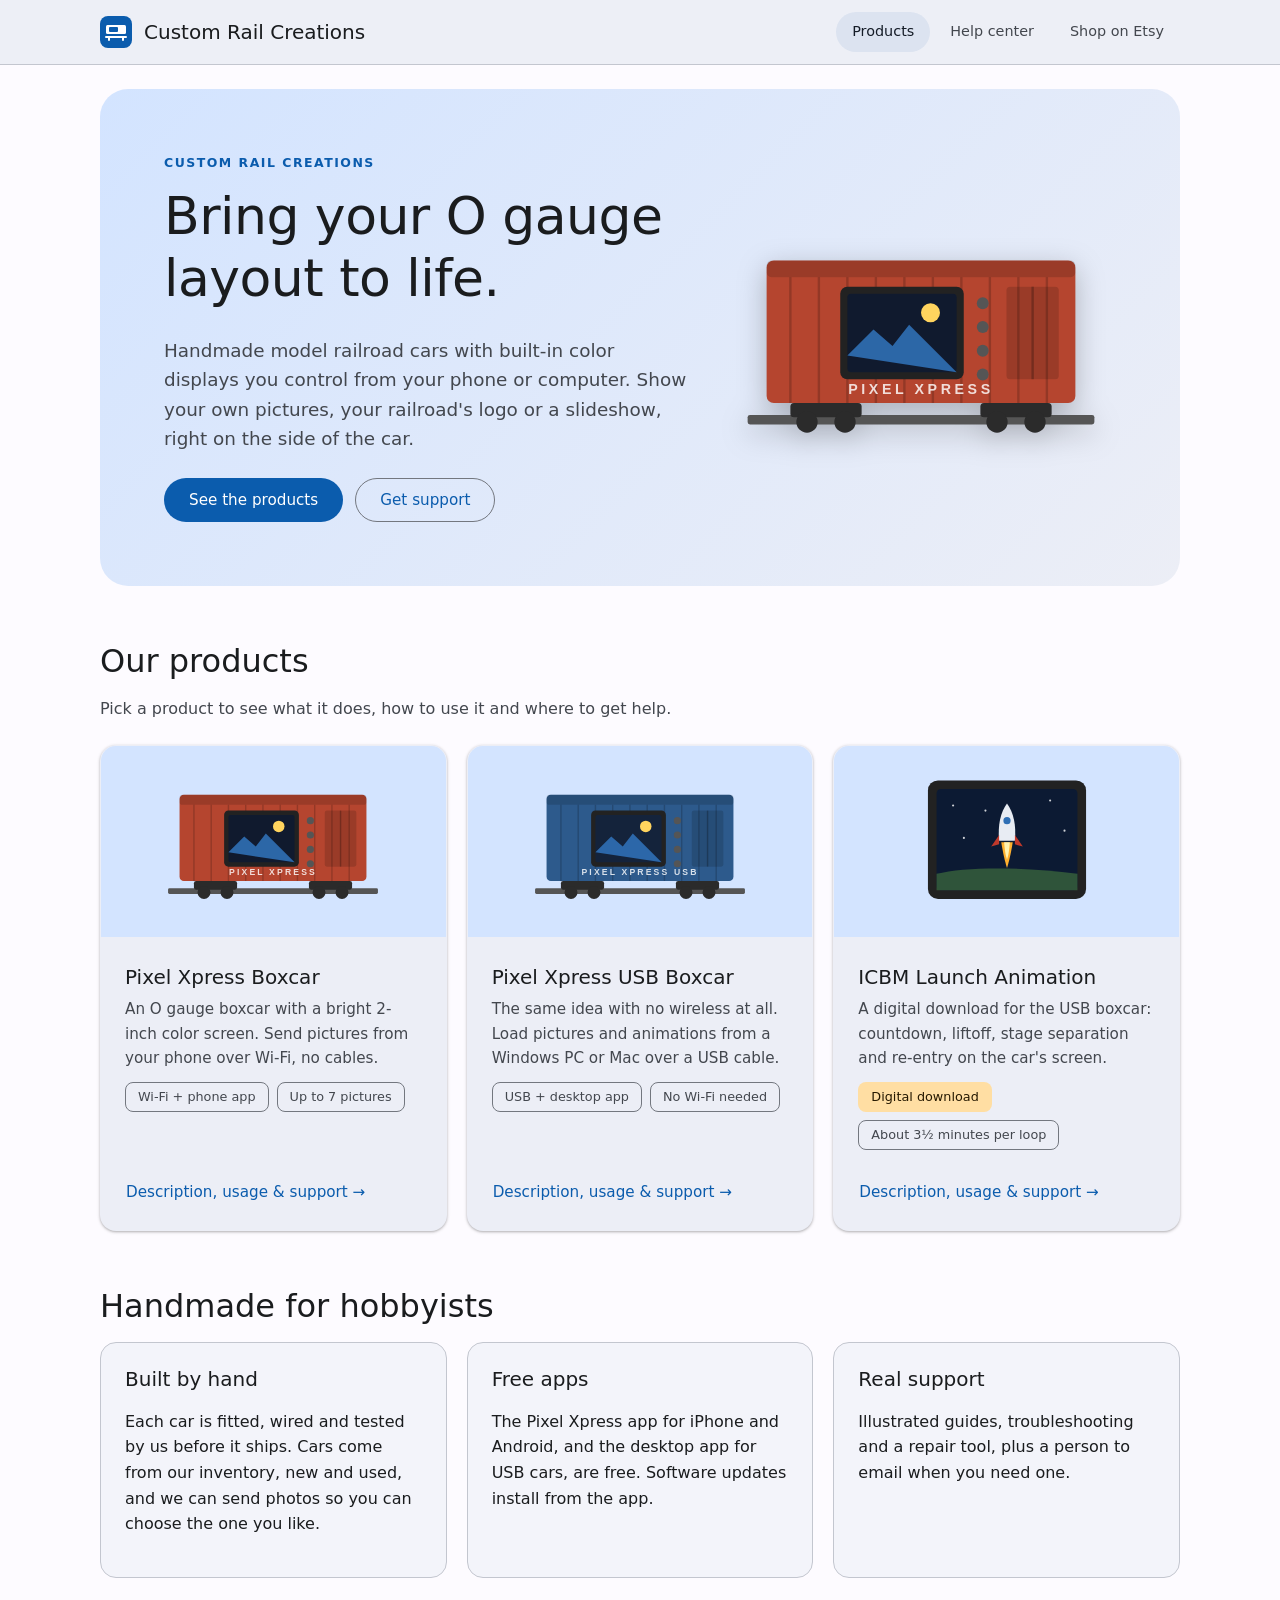
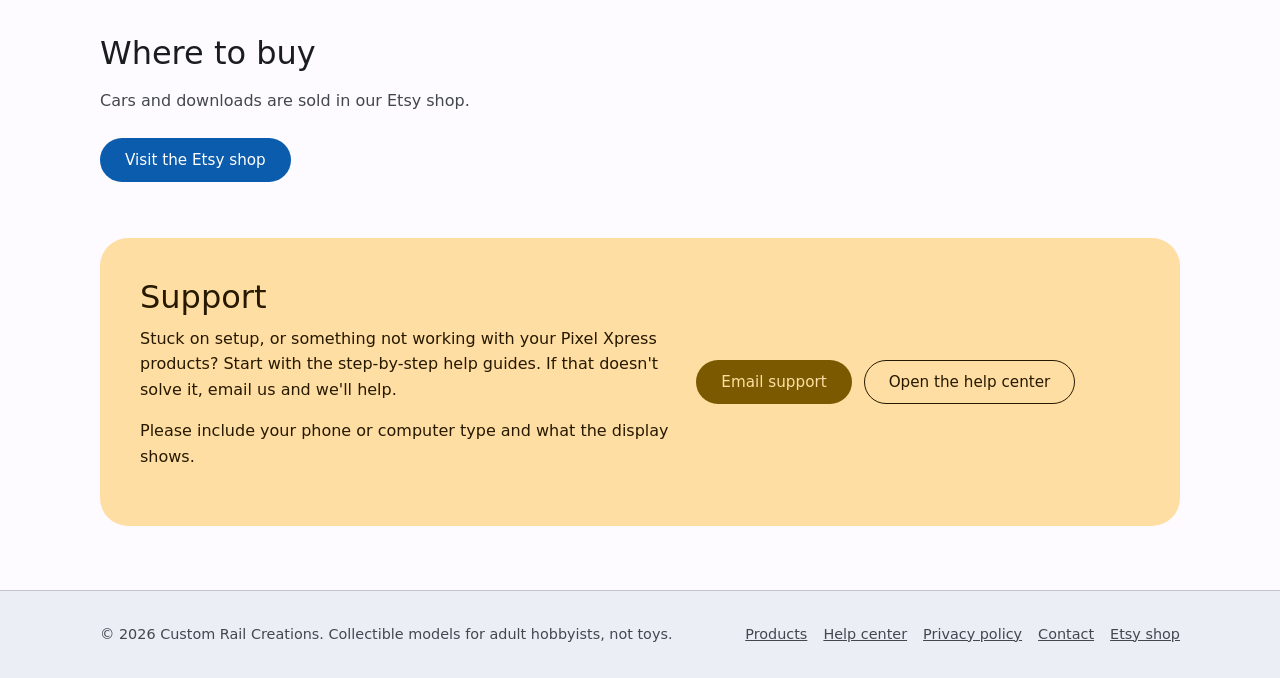
<file: index.html>
<!DOCTYPE html>
<html lang="en">
<head>
<meta charset="utf-8">
<meta name="viewport" content="width=device-width, initial-scale=1">
<title>Custom Rail Creations | O gauge cars with built-in color displays</title>
<meta name="description" content="Handmade O gauge model railroad cars with built-in color displays. See our products, usage guides and support.">
<meta name="theme-color" content="#0b5cad">
<link rel="stylesheet" href="assets/site.css">
</head>
<body>
<a class="skip" href="#main">Skip to content</a>
<header class="appbar">
  <div class="appbar-inner">
    <a class="brand" href="index.html"><svg viewBox="0 0 32 32" aria-hidden="true"><rect width="32" height="32" rx="8" fill="var(--primary)"/><path d="M6 21h20M9 21v3m14-3v3" stroke="var(--on-primary)" stroke-width="2" stroke-linecap="round"/><rect x="6" y="9" width="20" height="9" rx="1.5" fill="var(--on-primary)"/><rect x="9" y="11" width="9" height="5" rx="1" fill="var(--primary)"/></svg><span>Custom Rail Creations</span></a>
    <nav class="nav" aria-label="Main"><a href="index.html" aria-current="page">Products</a><a href="help.html">Help center</a><a href="https://customrailcreations.etsy.com" rel="noopener">Shop on Etsy</a></nav>
  </div>
</header>
<main id="main">

<section class="hero">
  <div>
    <div class="eyebrow">Custom Rail Creations</div>
    <h1>Bring your O gauge layout to life.</h1>
    <p class="lead">Handmade model railroad cars with built-in color displays you control from your
    phone or computer. Show your own pictures, your railroad's logo or a slideshow, right on the side
    of the car.</p>
    <div class="actions">
      <a class="btn filled" href="#products">See the products</a>
      <a class="btn outlined" href="#support">Get support</a>
    </div>
  </div>
  <div class="art"><svg viewBox="0 0 320 210" role="img" aria-label="Illustration of an O gauge boxcar"><rect x="14" y="170" width="292" height="8" rx="2" fill="#555"/><rect x="30" y="40" width="260" height="120" rx="6" fill="#b5452f"/><rect x="30" y="40" width="260" height="14" rx="4" fill="#00000026"/><g stroke="#00000030" stroke-width="2"><path d="M50 54v106"/><path d="M74 54v106"/><path d="M98 54v106"/><path d="M122 54v106"/><path d="M146 54v106"/><path d="M170 54v106"/><path d="M194 54v106"/><path d="M218 54v106"/><path d="M242 54v106"/><path d="M266 54v106"/></g><rect x="92" y="62" width="104" height="78" rx="6" fill="#222"/><rect x="98" y="68" width="92" height="66" rx="3" fill="#101a2e"/><path d="M98 120 120 98l16 14 14-18 40 40v0z" fill="#2f6fb5" opacity=".9"/><circle cx="168" cy="84" r="8" fill="#ffd45e"/><g fill="#555"><circle cx="212" cy="76" r="5"/><circle cx="212" cy="96" r="5"/><circle cx="212" cy="116" r="5"/><circle cx="212" cy="136" r="5"/></g><rect x="232" y="62" width="44" height="78" rx="3" fill="#00000026"/><path d="M254 62v78" stroke="#00000040" stroke-width="2"/><text x="160" y="152" text-anchor="middle" font-family="Arial,sans-serif" font-weight="700" font-size="12" letter-spacing="3" fill="#ffffffd0">PIXEL XPRESS</text><g fill="#2b2b2b"><rect x="50" y="160" width="60" height="12" rx="3"/><rect x="210" y="160" width="60" height="12" rx="3"/><circle cx="64" cy="176" r="9"/><circle cx="96" cy="176" r="9"/><circle cx="224" cy="176" r="9"/><circle cx="256" cy="176" r="9"/></g></svg></div>
</section>

<section class="section" id="products" aria-labelledby="products-h">
  <h2 id="products-h">Our products</h2>
  <p class="intro">Pick a product to see what it does, how to use it and where to get help.</p>
  <div class="grid">

    <a class="card elevated product-card" href="pixel-xpress.html">
      <div class="media"><svg viewBox="0 0 320 210" role="img" aria-label="Illustration of an O gauge boxcar"><rect x="14" y="170" width="292" height="8" rx="2" fill="#555"/><rect x="30" y="40" width="260" height="120" rx="6" fill="#b5452f"/><rect x="30" y="40" width="260" height="14" rx="4" fill="#00000026"/><g stroke="#00000030" stroke-width="2"><path d="M50 54v106"/><path d="M74 54v106"/><path d="M98 54v106"/><path d="M122 54v106"/><path d="M146 54v106"/><path d="M170 54v106"/><path d="M194 54v106"/><path d="M218 54v106"/><path d="M242 54v106"/><path d="M266 54v106"/></g><rect x="92" y="62" width="104" height="78" rx="6" fill="#222"/><rect x="98" y="68" width="92" height="66" rx="3" fill="#101a2e"/><path d="M98 120 120 98l16 14 14-18 40 40v0z" fill="#2f6fb5" opacity=".9"/><circle cx="168" cy="84" r="8" fill="#ffd45e"/><g fill="#555"><circle cx="212" cy="76" r="5"/><circle cx="212" cy="96" r="5"/><circle cx="212" cy="116" r="5"/><circle cx="212" cy="136" r="5"/></g><rect x="232" y="62" width="44" height="78" rx="3" fill="#00000026"/><path d="M254 62v78" stroke="#00000040" stroke-width="2"/><text x="160" y="152" text-anchor="middle" font-family="Arial,sans-serif" font-weight="700" font-size="12" letter-spacing="3" fill="#ffffffd0">PIXEL XPRESS</text><g fill="#2b2b2b"><rect x="50" y="160" width="60" height="12" rx="3"/><rect x="210" y="160" width="60" height="12" rx="3"/><circle cx="64" cy="176" r="9"/><circle cx="96" cy="176" r="9"/><circle cx="224" cy="176" r="9"/><circle cx="256" cy="176" r="9"/></g></svg></div>
      <div class="body">
        <h3>Pixel Xpress Boxcar</h3>
        <p>An O gauge boxcar with a bright 2-inch color screen. Send pictures from your phone over
        Wi-Fi, no cables.</p>
        <div class="chips"><span class="chip">Wi-Fi + phone app</span><span class="chip">Up to 7 pictures</span></div>
      </div>
      <div class="foot"><span class="btn text">Description, usage &amp; support &rarr;</span></div>
    </a>

    <a class="card elevated product-card" href="pixel-xpress-usb.html">
      <div class="media"><svg viewBox="0 0 320 210" role="img" aria-label="Illustration of an O gauge boxcar"><rect x="14" y="170" width="292" height="8" rx="2" fill="#555"/><rect x="30" y="40" width="260" height="120" rx="6" fill="#2d5a8c"/><rect x="30" y="40" width="260" height="14" rx="4" fill="#00000026"/><g stroke="#00000030" stroke-width="2"><path d="M50 54v106"/><path d="M74 54v106"/><path d="M98 54v106"/><path d="M122 54v106"/><path d="M146 54v106"/><path d="M170 54v106"/><path d="M194 54v106"/><path d="M218 54v106"/><path d="M242 54v106"/><path d="M266 54v106"/></g><rect x="92" y="62" width="104" height="78" rx="6" fill="#222"/><rect x="98" y="68" width="92" height="66" rx="3" fill="#14233b"/><path d="M98 120 120 98l16 14 14-18 40 40v0z" fill="#2f6fb5" opacity=".9"/><circle cx="168" cy="84" r="8" fill="#ffd45e"/><g fill="#555"><circle cx="212" cy="76" r="5"/><circle cx="212" cy="96" r="5"/><circle cx="212" cy="116" r="5"/><circle cx="212" cy="136" r="5"/></g><rect x="232" y="62" width="44" height="78" rx="3" fill="#00000026"/><path d="M254 62v78" stroke="#00000040" stroke-width="2"/><text x="160" y="152" text-anchor="middle" font-family="Arial,sans-serif" font-weight="700" font-size="12" letter-spacing="3" fill="#ffffffd0">PIXEL XPRESS USB</text><g fill="#2b2b2b"><rect x="50" y="160" width="60" height="12" rx="3"/><rect x="210" y="160" width="60" height="12" rx="3"/><circle cx="64" cy="176" r="9"/><circle cx="96" cy="176" r="9"/><circle cx="224" cy="176" r="9"/><circle cx="256" cy="176" r="9"/></g></svg></div>
      <div class="body">
        <h3>Pixel Xpress USB Boxcar</h3>
        <p>The same idea with no wireless at all. Load pictures and animations from a Windows PC or
        Mac over a USB cable.</p>
        <div class="chips"><span class="chip">USB + desktop app</span><span class="chip">No Wi-Fi needed</span></div>
      </div>
      <div class="foot"><span class="btn text">Description, usage &amp; support &rarr;</span></div>
    </a>

    <a class="card elevated product-card" href="icbm-launch.html">
      <div class="media"><svg viewBox="0 0 320 210" role="img" aria-label="Illustration of a rocket launch on a small screen"><rect x="50" y="20" width="220" height="165" rx="14" fill="#222"/><rect x="62" y="32" width="196" height="141" rx="6" fill="#0c1a33"/><g fill="#fff" opacity=".8"><circle cx="85" cy="55" r="1.5"/><circle cx="220" cy="48" r="1.5"/><circle cx="240" cy="90" r="1.5"/><circle cx="100" cy="100" r="1.5"/><circle cx="130" cy="62" r="1.5"/></g><path d="M160 52c9 12 13 30 11 52h-22c-2-22 2-40 11-52z" fill="#e8ecf3"/><path d="M149 96 138 112l11-3zM171 96l11 16-11-3z" fill="#c0392b"/><circle cx="160" cy="76" r="5" fill="#2f6fb5"/><path d="M152 106c3 18 5 26 8 36 3-10 5-18 8-36z" fill="#ffb02e"/><path d="M156 106c1 12 2 18 4 24 2-6 3-12 4-24z" fill="#fff3b0"/><path d="M62 150c40-10 120-10 196 0v23H62z" fill="#355e3b" opacity=".85"/></svg></div>
      <div class="body">
        <h3>ICBM Launch Animation</h3>
        <p>A digital download for the USB boxcar: countdown, liftoff, stage separation and
        re-entry on the car's screen.</p>
        <div class="chips"><span class="chip tonal">Digital download</span><span class="chip">About 3&frac12; minutes per loop</span></div>
      </div>
      <div class="foot"><span class="btn text">Description, usage &amp; support &rarr;</span></div>
    </a>

  </div>
</section>

<section class="section" aria-labelledby="how-h">
  <h2 id="how-h">Handmade for hobbyists</h2>
  <div class="grid">
    <div class="card"><h3>Built by hand</h3>
      <p>Each car is fitted, wired and tested by us before it ships. Cars come from our inventory, new
      and used, and we can send photos so you can choose the one you like.</p></div>
    <div class="card"><h3>Free apps</h3>
      <p>The Pixel Xpress app for iPhone and Android, and the desktop app for USB cars, are free.
      Software updates install from the app.</p></div>
    <div class="card"><h3>Real support</h3>
      <p>Illustrated guides, troubleshooting and a repair tool, plus a person to email when you need one.</p></div>
  </div>
</section>

<section class="section" aria-labelledby="buy-h">
  <h2 id="buy-h">Where to buy</h2>
  <p class="intro">Cars and downloads are sold in our Etsy shop.</p>
  <div class="actions" style="margin-top:0"><a class="btn filled" href="https://customrailcreations.etsy.com" rel="noopener">Visit the Etsy shop</a></div>
</section>

<section class="section" id="support" aria-labelledby="support-h">
  <div class="support-box">
    <div>
      <h2 id="support-h">Support</h2>
      <p>Stuck on setup, or something not working with your Pixel Xpress products? Start with the step-by-step
      help guides. If that doesn't solve it, email us and we'll help.</p>
      <p>Please include your phone or computer type and what the display shows.</p>
    </div>
    <div class="actions" style="margin:0">
      <a class="btn filled" href="mailto:customrailcreations@gmail.com">Email support</a>
      <a class="btn outlined" href="help.html">Open the help center</a>
    </div>
  </div>
</section>

</main>
<footer>
  <div class="inner">
    <div>&copy; 2026 Custom Rail Creations. Collectible models for adult hobbyists, not toys.</div>
    <nav aria-label="Footer">
      <a href="index.html">Products</a>
      <a href="help.html">Help center</a>
      <a href="PRIVACY.html">Privacy policy</a>
      <a href="mailto:customrailcreations@gmail.com">Contact</a>
      <a href="https://customrailcreations.etsy.com" rel="noopener">Etsy shop</a>
    </nav>
  </div>
</footer>
</body>
</html>
</file>
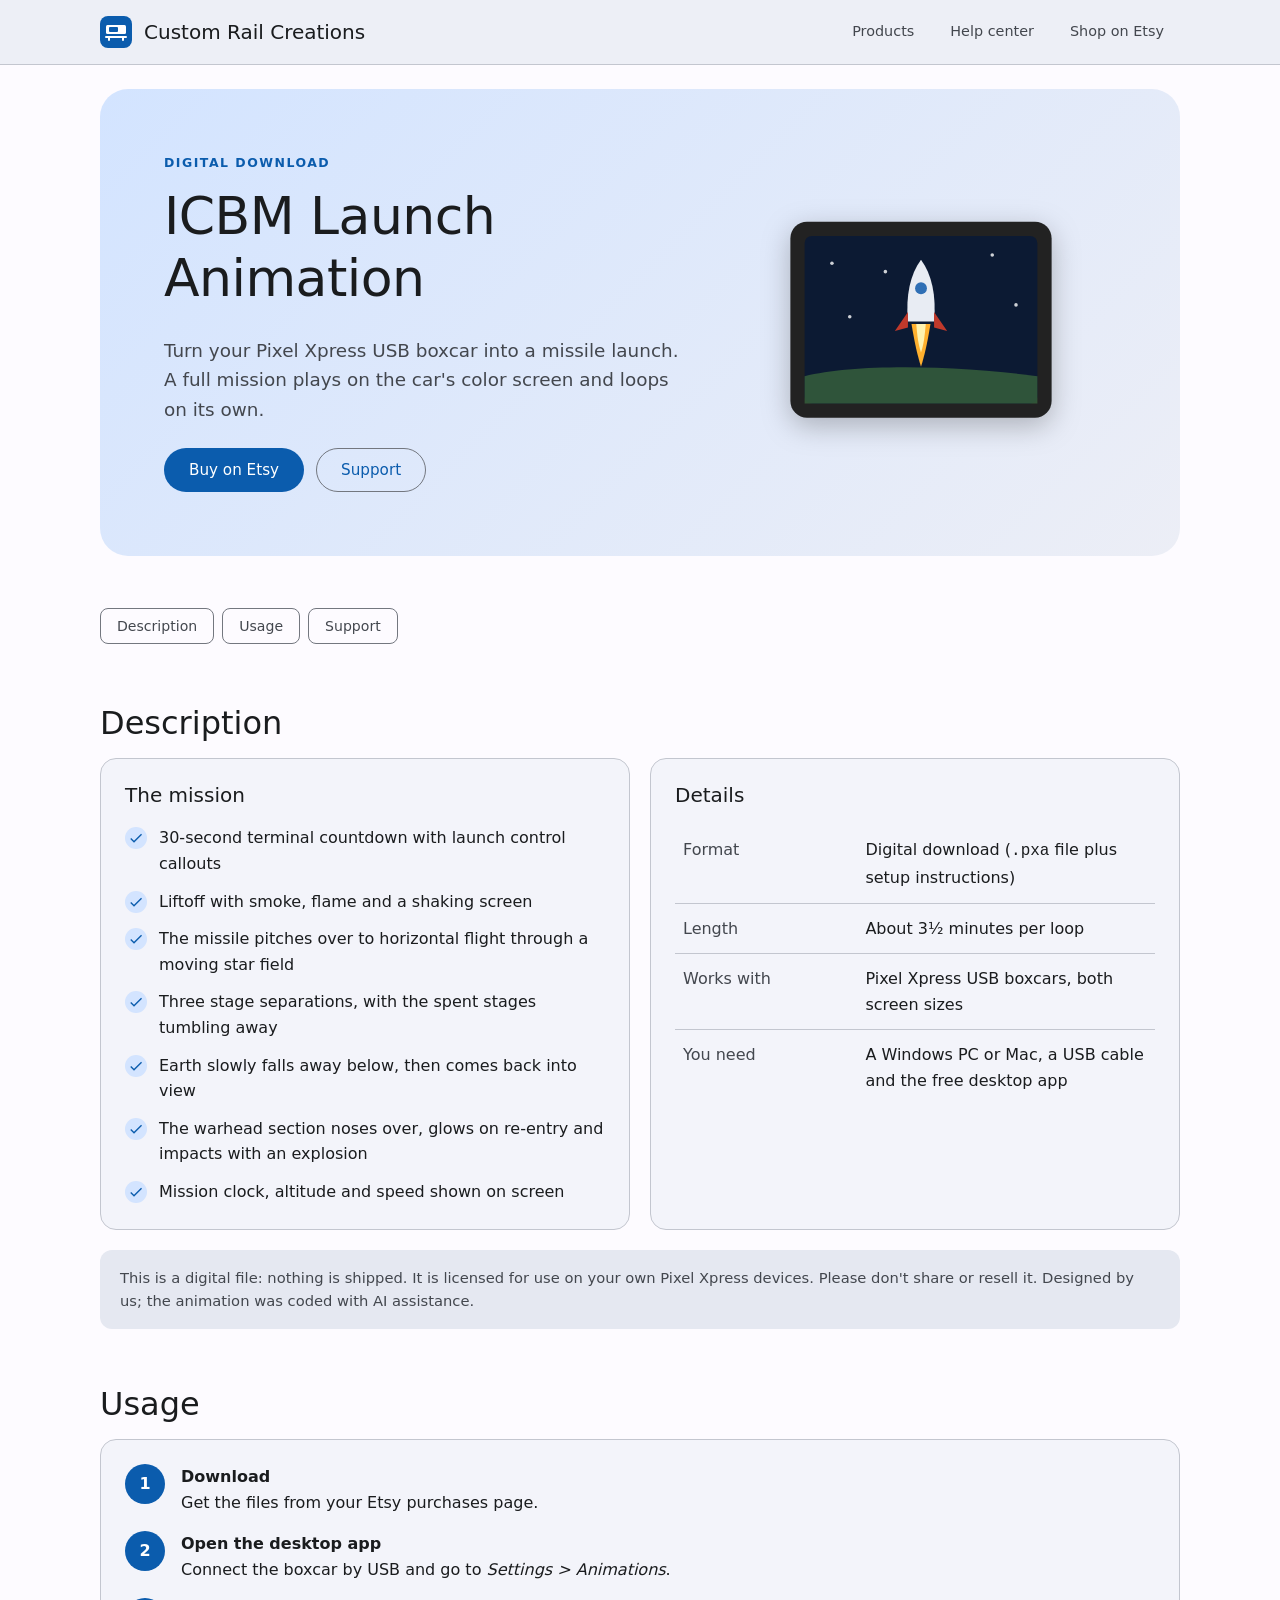
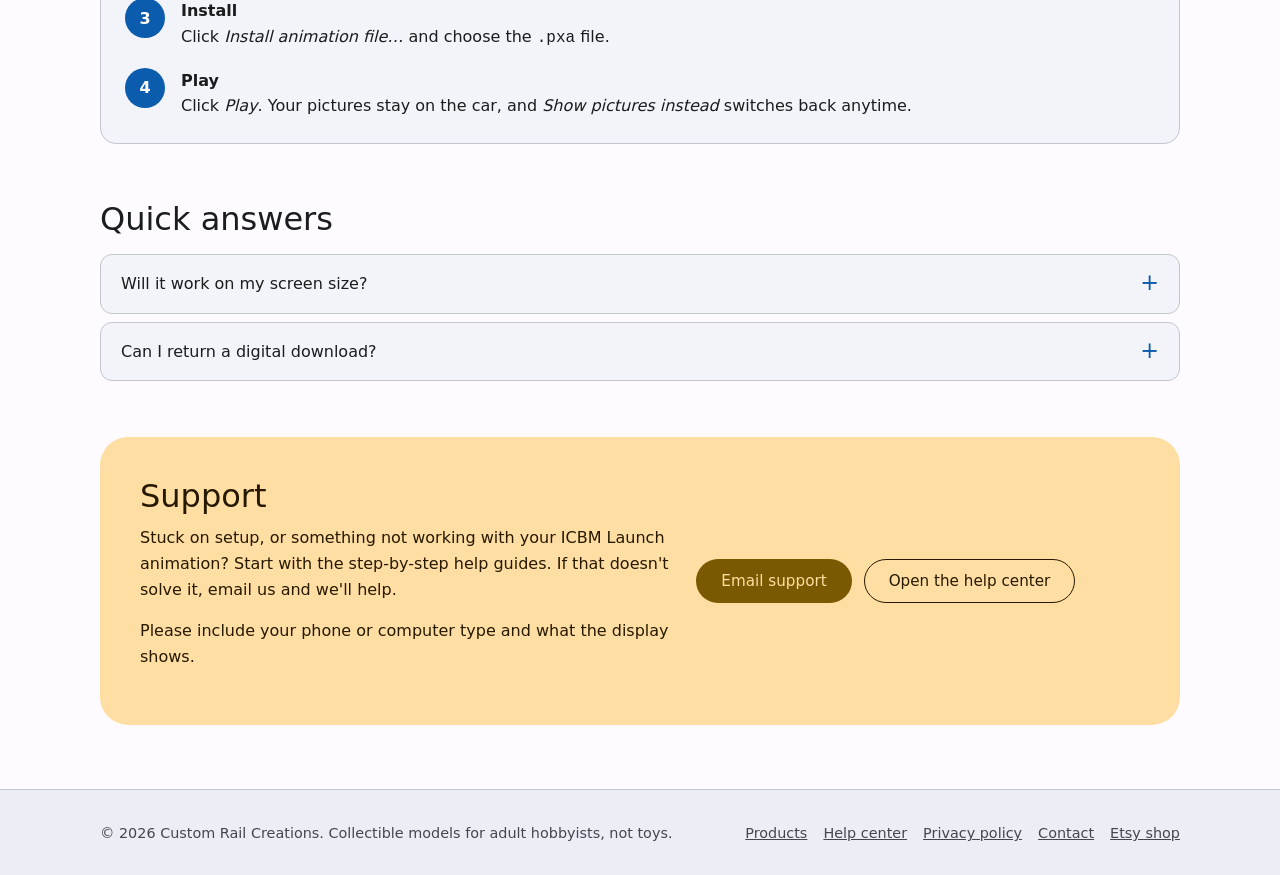
<file: icbm-launch.html>
<!DOCTYPE html>
<html lang="en">
<head>
<meta charset="utf-8">
<meta name="viewport" content="width=device-width, initial-scale=1">
<title>ICBM Launch Animation | Custom Rail Creations</title>
<meta name="description" content="A digital download animation for the Pixel Xpress USB boxcar: countdown, liftoff, stage separation and re-entry.">
<meta name="theme-color" content="#0b5cad">
<link rel="stylesheet" href="assets/site.css">
</head>
<body>
<a class="skip" href="#main">Skip to content</a>
<header class="appbar">
  <div class="appbar-inner">
    <a class="brand" href="index.html"><svg viewBox="0 0 32 32" aria-hidden="true"><rect width="32" height="32" rx="8" fill="var(--primary)"/><path d="M6 21h20M9 21v3m14-3v3" stroke="var(--on-primary)" stroke-width="2" stroke-linecap="round"/><rect x="6" y="9" width="20" height="9" rx="1.5" fill="var(--on-primary)"/><rect x="9" y="11" width="9" height="5" rx="1" fill="var(--primary)"/></svg><span>Custom Rail Creations</span></a>
    <nav class="nav" aria-label="Main"><a href="index.html">Products</a><a href="help.html">Help center</a><a href="https://customrailcreations.etsy.com" rel="noopener">Shop on Etsy</a></nav>
  </div>
</header>
<main id="main">

<section class="hero">
  <div>
    <div class="eyebrow">Digital download</div>
    <h1>ICBM Launch Animation</h1>
    <p class="lead">Turn your Pixel Xpress USB boxcar into a missile launch. A full mission plays on the
    car's color screen and loops on its own.</p>
    <div class="actions">
      <a class="btn filled" href="https://customrailcreations.etsy.com" rel="noopener">Buy on Etsy</a>
      <a class="btn outlined" href="#support">Support</a>
    </div>
  </div>
  <div class="art"><svg viewBox="0 0 320 210" role="img" aria-label="Illustration of a rocket launch on a small screen"><rect x="50" y="20" width="220" height="165" rx="14" fill="#222"/><rect x="62" y="32" width="196" height="141" rx="6" fill="#0c1a33"/><g fill="#fff" opacity=".8"><circle cx="85" cy="55" r="1.5"/><circle cx="220" cy="48" r="1.5"/><circle cx="240" cy="90" r="1.5"/><circle cx="100" cy="100" r="1.5"/><circle cx="130" cy="62" r="1.5"/></g><path d="M160 52c9 12 13 30 11 52h-22c-2-22 2-40 11-52z" fill="#e8ecf3"/><path d="M149 96 138 112l11-3zM171 96l11 16-11-3z" fill="#c0392b"/><circle cx="160" cy="76" r="5" fill="#2f6fb5"/><path d="M152 106c3 18 5 26 8 36 3-10 5-18 8-36z" fill="#ffb02e"/><path d="M156 106c1 12 2 18 4 24 2-6 3-12 4-24z" fill="#fff3b0"/><path d="M62 150c40-10 120-10 196 0v23H62z" fill="#355e3b" opacity=".85"/></svg></div>
</section>

<nav class="subnav" aria-label="On this page">
  <a class="chip" href="#description">Description</a>
  <a class="chip" href="#usage">Usage</a>
  <a class="chip" href="#support">Support</a>
</nav>

<section class="section" id="description" aria-labelledby="d-h">
  <h2 id="d-h">Description</h2>
  <div class="cols">
    <div class="card">
      <h3>The mission</h3>
      <ul class="features">
        <li>30-second terminal countdown with launch control callouts</li>
        <li>Liftoff with smoke, flame and a shaking screen</li>
        <li>The missile pitches over to horizontal flight through a moving star field</li>
        <li>Three stage separations, with the spent stages tumbling away</li>
        <li>Earth slowly falls away below, then comes back into view</li>
        <li>The warhead section noses over, glows on re-entry and impacts with an explosion</li>
        <li>Mission clock, altitude and speed shown on screen</li>
      </ul>
    </div>
    <div class="card">
      <h3>Details</h3>
      <table class="specs">
        <tr><th>Format</th><td>Digital download (<code>.pxa</code> file plus setup instructions)</td></tr>
        <tr><th>Length</th><td>About 3&frac12; minutes per loop</td></tr>
        <tr><th>Works with</th><td>Pixel Xpress USB boxcars, both screen sizes</td></tr>
        <tr><th>You need</th><td>A Windows PC or Mac, a USB cable and the free desktop app</td></tr>
      </table>
    </div>
  </div>
  <p class="notice" style="margin-top:20px">This is a digital file: nothing is shipped. It is licensed
  for use on your own Pixel Xpress devices. Please don't share or resell it. Designed by us; the
  animation was coded with AI assistance.</p>
</section>

<section class="section" id="usage" aria-labelledby="u-h">
  <h2 id="u-h">Usage</h2>
  <div class="card">
    <ol class="steps">
      <li><div><strong>Download</strong>Get the files from your Etsy purchases page.</div></li>
      <li><div><strong>Open the desktop app</strong>Connect the boxcar by USB and go to <em>Settings &gt; Animations</em>.</div></li>
      <li><div><strong>Install</strong>Click <em>Install animation file&hellip;</em> and choose the <code>.pxa</code> file.</div></li>
      <li><div><strong>Play</strong>Click <em>Play</em>. Your pictures stay on the car, and <em>Show pictures instead</em> switches back anytime.</div></li>
    </ol>
  </div>
</section>

<section class="section" aria-labelledby="f-h">
  <h2 id="f-h">Quick answers</h2>
  <details><summary>Will it work on my screen size?</summary><p>Yes. The same file works on both Pixel Xpress USB screen sizes.</p></details>
  <details><summary>Can I return a digital download?</summary><p>Digital downloads can't be returned. If it doesn't work, email us and we'll help.</p></details>
</section>

<section class="section" id="support" aria-labelledby="support-h">
  <div class="support-box">
    <div>
      <h2 id="support-h">Support</h2>
      <p>Stuck on setup, or something not working with your ICBM Launch animation? Start with the step-by-step
      help guides. If that doesn't solve it, email us and we'll help.</p>
      <p>Please include your phone or computer type and what the display shows.</p>
    </div>
    <div class="actions" style="margin:0">
      <a class="btn filled" href="mailto:customrailcreations@gmail.com">Email support</a>
      <a class="btn outlined" href="help.html">Open the help center</a>
    </div>
  </div>
</section>

</main>
<footer>
  <div class="inner">
    <div>&copy; 2026 Custom Rail Creations. Collectible models for adult hobbyists, not toys.</div>
    <nav aria-label="Footer">
      <a href="index.html">Products</a>
      <a href="help.html">Help center</a>
      <a href="PRIVACY.html">Privacy policy</a>
      <a href="mailto:customrailcreations@gmail.com">Contact</a>
      <a href="https://customrailcreations.etsy.com" rel="noopener">Etsy shop</a>
    </nav>
  </div>
</footer>
</body>
</html>
</file>
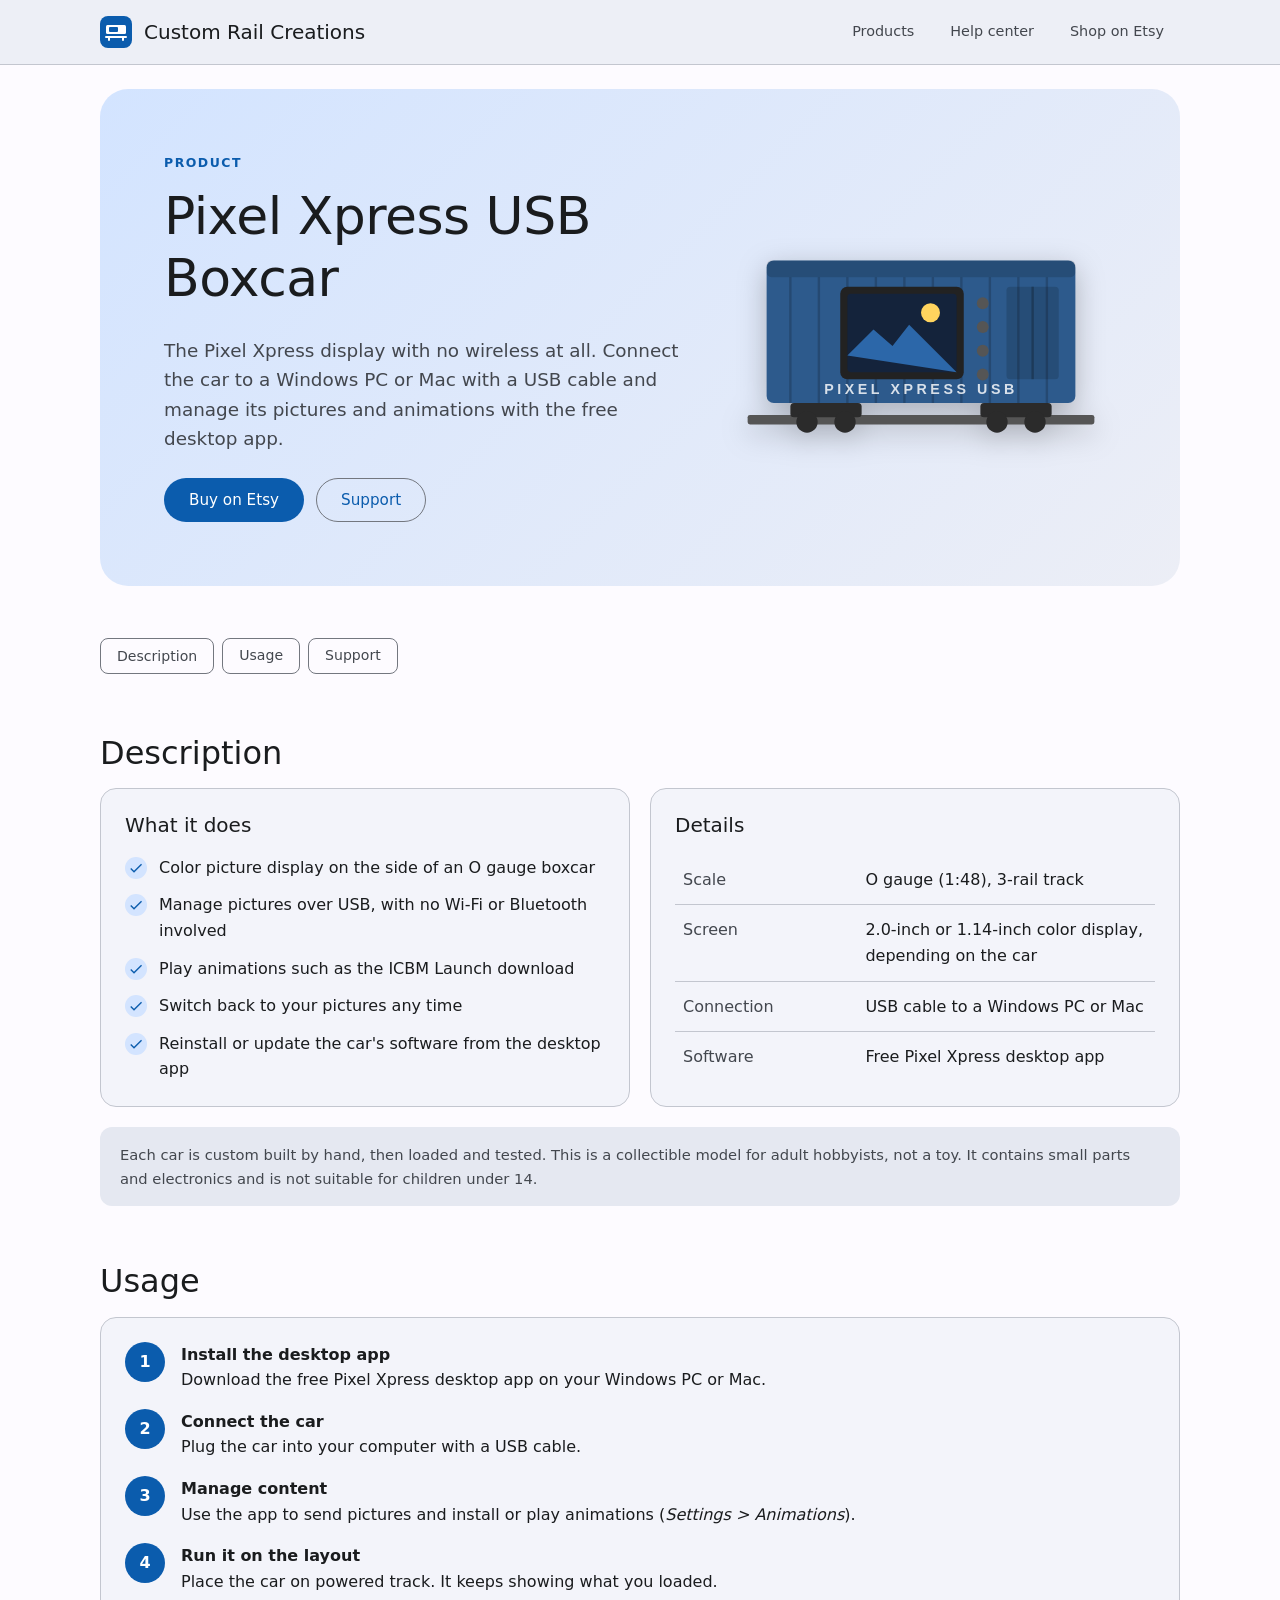
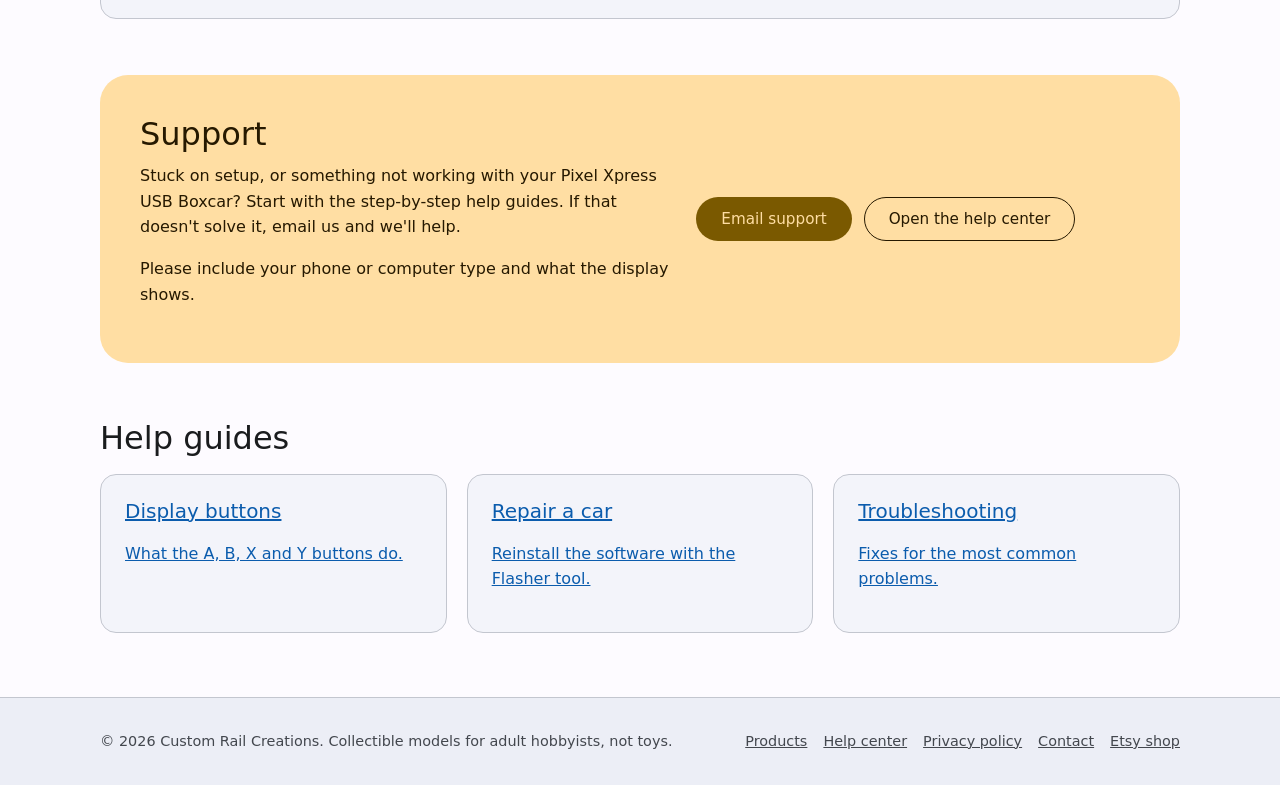
<file: pixel-xpress-usb.html>
<!DOCTYPE html>
<html lang="en">
<head>
<meta charset="utf-8">
<meta name="viewport" content="width=device-width, initial-scale=1">
<title>Pixel Xpress USB Boxcar | Custom Rail Creations</title>
<meta name="description" content="An O gauge boxcar with a color display you manage over USB from a Windows PC or Mac. Description, usage and support.">
<meta name="theme-color" content="#0b5cad">
<link rel="stylesheet" href="assets/site.css">
</head>
<body>
<a class="skip" href="#main">Skip to content</a>
<header class="appbar">
  <div class="appbar-inner">
    <a class="brand" href="index.html"><svg viewBox="0 0 32 32" aria-hidden="true"><rect width="32" height="32" rx="8" fill="var(--primary)"/><path d="M6 21h20M9 21v3m14-3v3" stroke="var(--on-primary)" stroke-width="2" stroke-linecap="round"/><rect x="6" y="9" width="20" height="9" rx="1.5" fill="var(--on-primary)"/><rect x="9" y="11" width="9" height="5" rx="1" fill="var(--primary)"/></svg><span>Custom Rail Creations</span></a>
    <nav class="nav" aria-label="Main"><a href="index.html">Products</a><a href="help.html">Help center</a><a href="https://customrailcreations.etsy.com" rel="noopener">Shop on Etsy</a></nav>
  </div>
</header>
<main id="main">

<section class="hero">
  <div>
    <div class="eyebrow">Product</div>
    <h1>Pixel Xpress USB Boxcar</h1>
    <p class="lead">The Pixel Xpress display with no wireless at all. Connect the car to a Windows PC or
    Mac with a USB cable and manage its pictures and animations with the free desktop app.</p>
    <div class="actions">
      <a class="btn filled" href="https://customrailcreations.etsy.com" rel="noopener">Buy on Etsy</a>
      <a class="btn outlined" href="#support">Support</a>
    </div>
  </div>
  <div class="art"><svg viewBox="0 0 320 210" role="img" aria-label="Illustration of an O gauge boxcar"><rect x="14" y="170" width="292" height="8" rx="2" fill="#555"/><rect x="30" y="40" width="260" height="120" rx="6" fill="#2d5a8c"/><rect x="30" y="40" width="260" height="14" rx="4" fill="#00000026"/><g stroke="#00000030" stroke-width="2"><path d="M50 54v106"/><path d="M74 54v106"/><path d="M98 54v106"/><path d="M122 54v106"/><path d="M146 54v106"/><path d="M170 54v106"/><path d="M194 54v106"/><path d="M218 54v106"/><path d="M242 54v106"/><path d="M266 54v106"/></g><rect x="92" y="62" width="104" height="78" rx="6" fill="#222"/><rect x="98" y="68" width="92" height="66" rx="3" fill="#14233b"/><path d="M98 120 120 98l16 14 14-18 40 40v0z" fill="#2f6fb5" opacity=".9"/><circle cx="168" cy="84" r="8" fill="#ffd45e"/><g fill="#555"><circle cx="212" cy="76" r="5"/><circle cx="212" cy="96" r="5"/><circle cx="212" cy="116" r="5"/><circle cx="212" cy="136" r="5"/></g><rect x="232" y="62" width="44" height="78" rx="3" fill="#00000026"/><path d="M254 62v78" stroke="#00000040" stroke-width="2"/><text x="160" y="152" text-anchor="middle" font-family="Arial,sans-serif" font-weight="700" font-size="12" letter-spacing="3" fill="#ffffffd0">PIXEL XPRESS USB</text><g fill="#2b2b2b"><rect x="50" y="160" width="60" height="12" rx="3"/><rect x="210" y="160" width="60" height="12" rx="3"/><circle cx="64" cy="176" r="9"/><circle cx="96" cy="176" r="9"/><circle cx="224" cy="176" r="9"/><circle cx="256" cy="176" r="9"/></g></svg></div>
</section>

<nav class="subnav" aria-label="On this page">
  <a class="chip" href="#description">Description</a>
  <a class="chip" href="#usage">Usage</a>
  <a class="chip" href="#support">Support</a>
</nav>

<section class="section" id="description" aria-labelledby="d-h">
  <h2 id="d-h">Description</h2>
  <div class="cols">
    <div class="card">
      <h3>What it does</h3>
      <ul class="features">
        <li>Color picture display on the side of an O gauge boxcar</li>
        <li>Manage pictures over USB, with no Wi-Fi or Bluetooth involved</li>
        <li>Play animations such as the ICBM Launch download</li>
        <li>Switch back to your pictures any time</li>
        <li>Reinstall or update the car's software from the desktop app</li>
      </ul>
    </div>
    <div class="card">
      <h3>Details</h3>
      <table class="specs">
        <tr><th>Scale</th><td>O gauge (1:48), 3-rail track</td></tr>
        <tr><th>Screen</th><td>2.0-inch or 1.14-inch color display, depending on the car</td></tr>
        <tr><th>Connection</th><td>USB cable to a Windows PC or Mac</td></tr>
        <tr><th>Software</th><td>Free Pixel Xpress desktop app</td></tr>
      </table>
    </div>
  </div>
  <p class="notice" style="margin-top:20px">Each car is custom built by hand, then loaded and tested.
  This is a collectible model for adult hobbyists, not a toy. It contains small parts and electronics
  and is not suitable for children under 14.</p>
</section>

<section class="section" id="usage" aria-labelledby="u-h">
  <h2 id="u-h">Usage</h2>
  <div class="card">
    <ol class="steps">
      <li><div><strong>Install the desktop app</strong>Download the free Pixel Xpress desktop app on your Windows PC or Mac.</div></li>
      <li><div><strong>Connect the car</strong>Plug the car into your computer with a USB cable.</div></li>
      <li><div><strong>Manage content</strong>Use the app to send pictures and install or play animations (<em>Settings &gt; Animations</em>).</div></li>
      <li><div><strong>Run it on the layout</strong>Place the car on powered track. It keeps showing what you loaded.</div></li>
    </ol>
  </div>
</section>

<section class="section" id="support" aria-labelledby="support-h">
  <div class="support-box">
    <div>
      <h2 id="support-h">Support</h2>
      <p>Stuck on setup, or something not working with your Pixel Xpress USB Boxcar? Start with the step-by-step
      help guides. If that doesn't solve it, email us and we'll help.</p>
      <p>Please include your phone or computer type and what the display shows.</p>
    </div>
    <div class="actions" style="margin:0">
      <a class="btn filled" href="mailto:customrailcreations@gmail.com">Email support</a>
      <a class="btn outlined" href="help.html">Open the help center</a>
    </div>
  </div>
</section>
<section class="section" aria-labelledby="g-h">
  <h2 id="g-h">Help guides</h2>
  <div class="grid">
    <a class="card" href="docs/display-buttons.html"><h3>Display buttons</h3><p>What the A, B, X and Y buttons do.</p></a>
    <a class="card" href="docs/repair-with-flasher.html"><h3>Repair a car</h3><p>Reinstall the software with the Flasher tool.</p></a>
    <a class="card" href="docs/troubleshooting.html"><h3>Troubleshooting</h3><p>Fixes for the most common problems.</p></a>
  </div>
</section>

</main>
<footer>
  <div class="inner">
    <div>&copy; 2026 Custom Rail Creations. Collectible models for adult hobbyists, not toys.</div>
    <nav aria-label="Footer">
      <a href="index.html">Products</a>
      <a href="help.html">Help center</a>
      <a href="PRIVACY.html">Privacy policy</a>
      <a href="mailto:customrailcreations@gmail.com">Contact</a>
      <a href="https://customrailcreations.etsy.com" rel="noopener">Etsy shop</a>
    </nav>
  </div>
</footer>
</body>
</html>
</file>
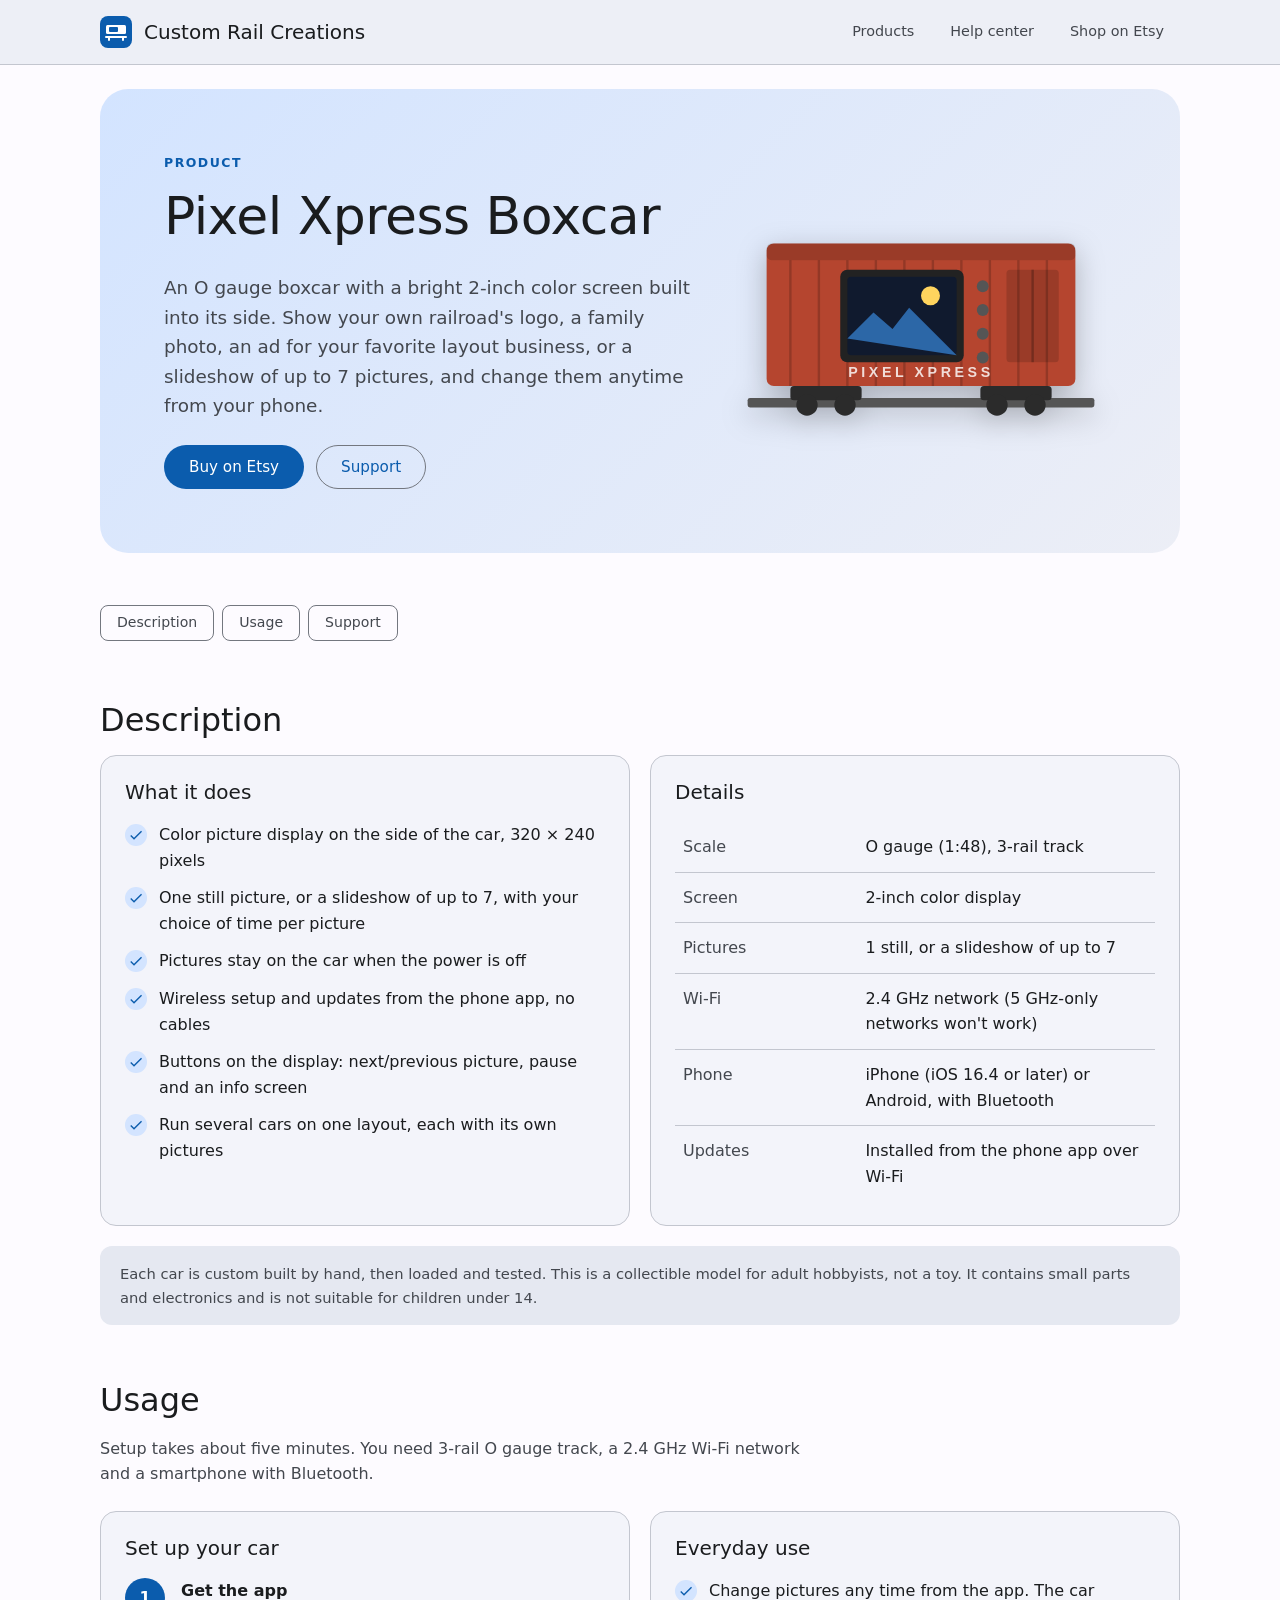
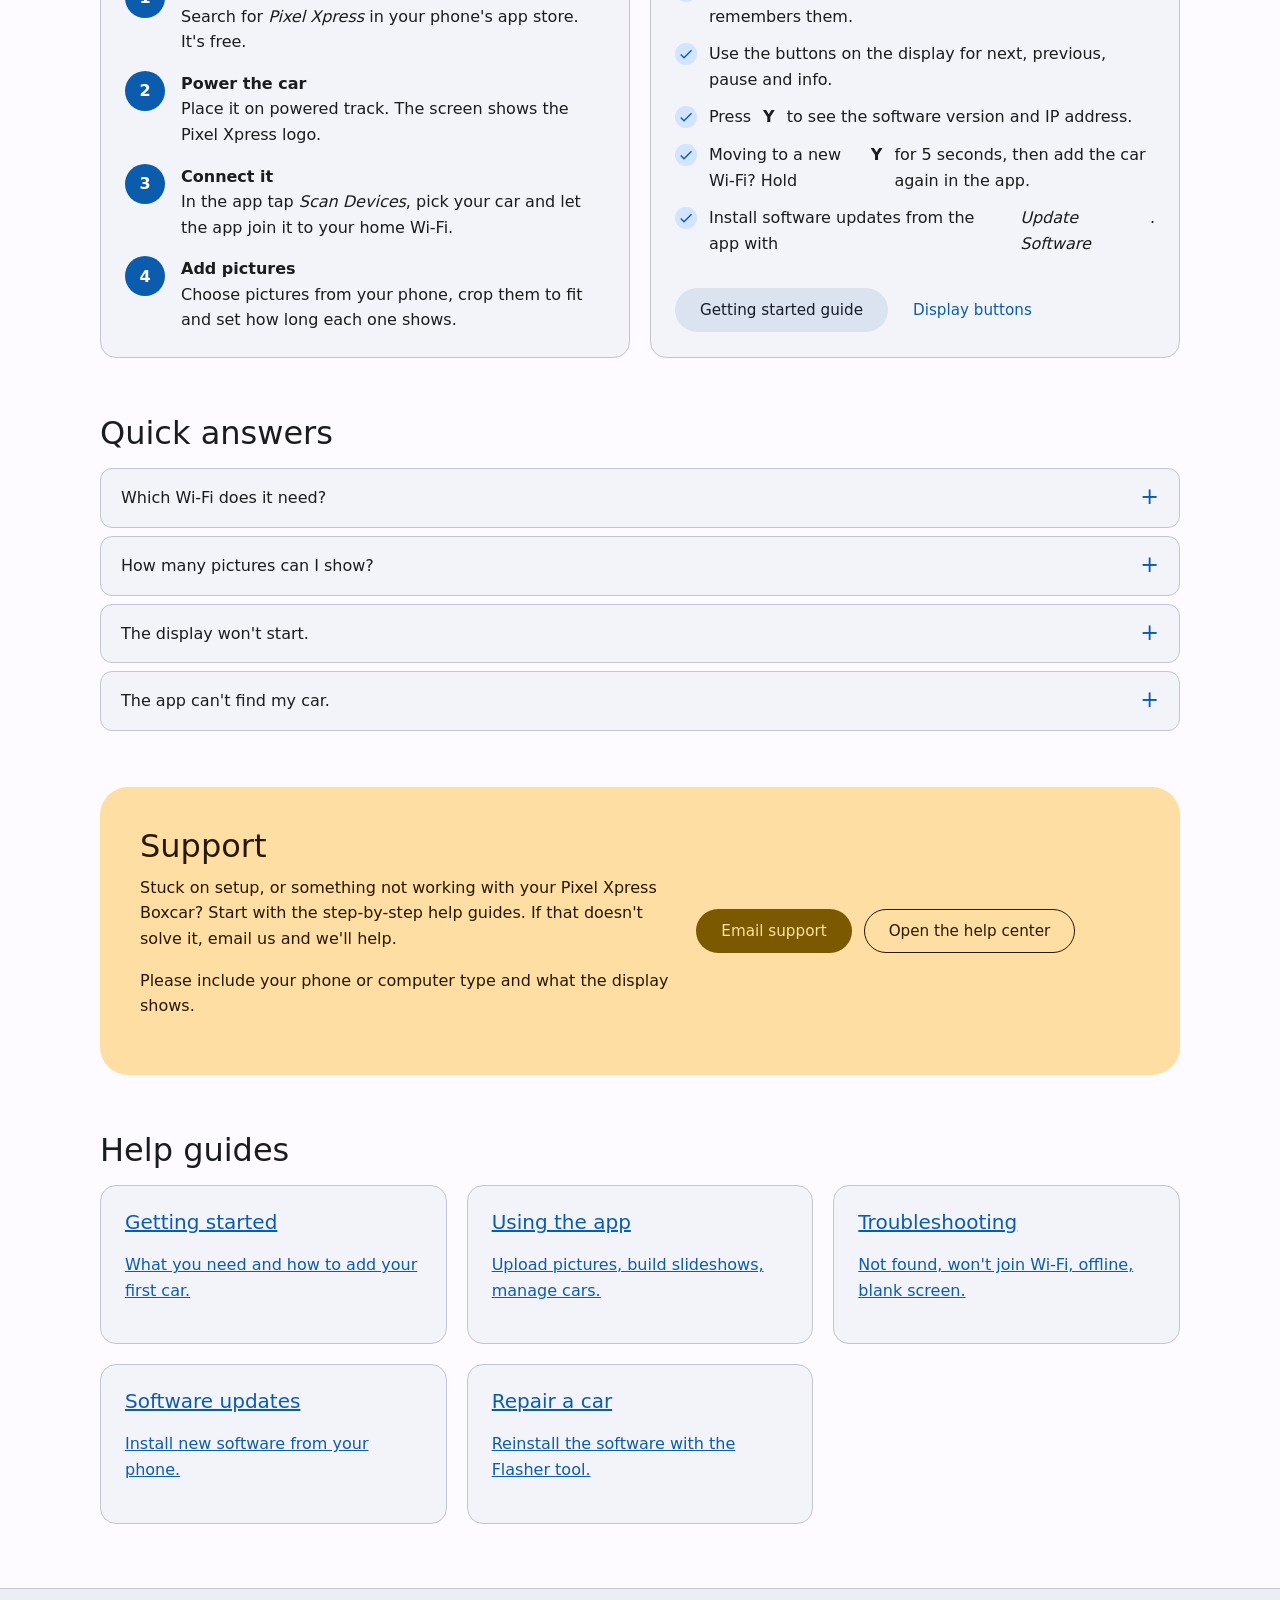
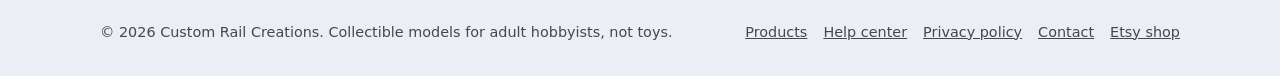
<file: pixel-xpress.html>
<!DOCTYPE html>
<html lang="en">
<head>
<meta charset="utf-8">
<meta name="viewport" content="width=device-width, initial-scale=1">
<title>Pixel Xpress Boxcar | Custom Rail Creations</title>
<meta name="description" content="An O gauge boxcar with a 2-inch color picture display controlled from your phone. Description, usage and support.">
<meta name="theme-color" content="#0b5cad">
<link rel="stylesheet" href="assets/site.css">
</head>
<body>
<a class="skip" href="#main">Skip to content</a>
<header class="appbar">
  <div class="appbar-inner">
    <a class="brand" href="index.html"><svg viewBox="0 0 32 32" aria-hidden="true"><rect width="32" height="32" rx="8" fill="var(--primary)"/><path d="M6 21h20M9 21v3m14-3v3" stroke="var(--on-primary)" stroke-width="2" stroke-linecap="round"/><rect x="6" y="9" width="20" height="9" rx="1.5" fill="var(--on-primary)"/><rect x="9" y="11" width="9" height="5" rx="1" fill="var(--primary)"/></svg><span>Custom Rail Creations</span></a>
    <nav class="nav" aria-label="Main"><a href="index.html">Products</a><a href="help.html">Help center</a><a href="https://customrailcreations.etsy.com" rel="noopener">Shop on Etsy</a></nav>
  </div>
</header>
<main id="main">

<section class="hero">
  <div>
    <div class="eyebrow">Product</div>
    <h1>Pixel Xpress Boxcar</h1>
    <p class="lead">An O gauge boxcar with a bright 2-inch color screen built into its side. Show your
    own railroad's logo, a family photo, an ad for your favorite layout business, or a slideshow of
    up to 7 pictures, and change them anytime from your phone.</p>
    <div class="actions">
      <a class="btn filled" href="https://customrailcreations.etsy.com" rel="noopener">Buy on Etsy</a>
      <a class="btn outlined" href="#support">Support</a>
    </div>
  </div>
  <div class="art"><svg viewBox="0 0 320 210" role="img" aria-label="Illustration of an O gauge boxcar"><rect x="14" y="170" width="292" height="8" rx="2" fill="#555"/><rect x="30" y="40" width="260" height="120" rx="6" fill="#b5452f"/><rect x="30" y="40" width="260" height="14" rx="4" fill="#00000026"/><g stroke="#00000030" stroke-width="2"><path d="M50 54v106"/><path d="M74 54v106"/><path d="M98 54v106"/><path d="M122 54v106"/><path d="M146 54v106"/><path d="M170 54v106"/><path d="M194 54v106"/><path d="M218 54v106"/><path d="M242 54v106"/><path d="M266 54v106"/></g><rect x="92" y="62" width="104" height="78" rx="6" fill="#222"/><rect x="98" y="68" width="92" height="66" rx="3" fill="#101a2e"/><path d="M98 120 120 98l16 14 14-18 40 40v0z" fill="#2f6fb5" opacity=".9"/><circle cx="168" cy="84" r="8" fill="#ffd45e"/><g fill="#555"><circle cx="212" cy="76" r="5"/><circle cx="212" cy="96" r="5"/><circle cx="212" cy="116" r="5"/><circle cx="212" cy="136" r="5"/></g><rect x="232" y="62" width="44" height="78" rx="3" fill="#00000026"/><path d="M254 62v78" stroke="#00000040" stroke-width="2"/><text x="160" y="152" text-anchor="middle" font-family="Arial,sans-serif" font-weight="700" font-size="12" letter-spacing="3" fill="#ffffffd0">PIXEL XPRESS</text><g fill="#2b2b2b"><rect x="50" y="160" width="60" height="12" rx="3"/><rect x="210" y="160" width="60" height="12" rx="3"/><circle cx="64" cy="176" r="9"/><circle cx="96" cy="176" r="9"/><circle cx="224" cy="176" r="9"/><circle cx="256" cy="176" r="9"/></g></svg></div>
</section>

<nav class="subnav" aria-label="On this page">
  <a class="chip" href="#description">Description</a>
  <a class="chip" href="#usage">Usage</a>
  <a class="chip" href="#support">Support</a>
</nav>

<section class="section" id="description" aria-labelledby="d-h">
  <h2 id="d-h">Description</h2>
  <div class="cols">
    <div class="card">
      <h3>What it does</h3>
      <ul class="features">
        <li>Color picture display on the side of the car, 320 &times; 240 pixels</li>
        <li>One still picture, or a slideshow of up to 7, with your choice of time per picture</li>
        <li>Pictures stay on the car when the power is off</li>
        <li>Wireless setup and updates from the phone app, no cables</li>
        <li>Buttons on the display: next/previous picture, pause and an info screen</li>
        <li>Run several cars on one layout, each with its own pictures</li>
      </ul>
    </div>
    <div class="card">
      <h3>Details</h3>
      <table class="specs">
        <tr><th>Scale</th><td>O gauge (1:48), 3-rail track</td></tr>
        <tr><th>Screen</th><td>2-inch color display</td></tr>
        <tr><th>Pictures</th><td>1 still, or a slideshow of up to 7</td></tr>
        <tr><th>Wi-Fi</th><td>2.4 GHz network (5 GHz-only networks won't work)</td></tr>
        <tr><th>Phone</th><td>iPhone (iOS 16.4 or later) or Android, with Bluetooth</td></tr>
        <tr><th>Updates</th><td>Installed from the phone app over Wi-Fi</td></tr>
      </table>
    </div>
  </div>
  <p class="notice" style="margin-top:20px">Each car is custom built by hand, then loaded and tested.
  This is a collectible model for adult hobbyists, not a toy. It contains small parts and electronics
  and is not suitable for children under 14.</p>
</section>

<section class="section" id="usage" aria-labelledby="u-h">
  <h2 id="u-h">Usage</h2>
  <p class="intro">Setup takes about five minutes. You need 3-rail O gauge track, a 2.4 GHz Wi-Fi
  network and a smartphone with Bluetooth.</p>
  <div class="cols">
    <div class="card">
      <h3>Set up your car</h3>
      <ol class="steps">
        <li><div><strong>Get the app</strong>Search for <em>Pixel Xpress</em> in your phone's app store. It's free.</div></li>
        <li><div><strong>Power the car</strong>Place it on powered track. The screen shows the Pixel Xpress logo.</div></li>
        <li><div><strong>Connect it</strong>In the app tap <em>Scan Devices</em>, pick your car and let the app join it to your home Wi-Fi.</div></li>
        <li><div><strong>Add pictures</strong>Choose pictures from your phone, crop them to fit and set how long each one shows.</div></li>
      </ol>
    </div>
    <div class="card">
      <h3>Everyday use</h3>
      <ul class="features">
        <li>Change pictures any time from the app. The car remembers them.</li>
        <li>Use the buttons on the display for next, previous, pause and info.</li>
        <li>Press <strong>Y</strong> to see the software version and IP address.</li>
        <li>Moving to a new Wi-Fi? Hold <strong>Y</strong> for 5 seconds, then add the car again in the app.</li>
        <li>Install software updates from the app with <em>Update Software</em>.</li>
      </ul>
      <div class="actions"><a class="btn tonal" href="docs/getting-started.html">Getting started guide</a>
      <a class="btn text" href="docs/display-buttons.html">Display buttons</a></div>
    </div>
  </div>
</section>

<section class="section" aria-labelledby="f-h">
  <h2 id="f-h">Quick answers</h2>
  <details><summary>Which Wi-Fi does it need?</summary><p>A 2.4 GHz network. Most home routers have one. Networks that are 5 GHz only don't work.</p></details>
  <details><summary>How many pictures can I show?</summary><p>Up to 7 in a slideshow, or a single still picture.</p></details>
  <details><summary>The display won't start.</summary><p>Unplug the car for 10 seconds and try again. If it's still stuck, the Pixel Xpress Flasher repair tool reinstalls the software and keeps your pictures and Wi-Fi settings.</p></details>
  <details><summary>The app can't find my car.</summary><p>Make sure the car is on powered track and your phone's Bluetooth is on, then scan again. See the troubleshooting guide for more.</p></details>
</section>

<section class="section" id="support" aria-labelledby="support-h">
  <div class="support-box">
    <div>
      <h2 id="support-h">Support</h2>
      <p>Stuck on setup, or something not working with your Pixel Xpress Boxcar? Start with the step-by-step
      help guides. If that doesn't solve it, email us and we'll help.</p>
      <p>Please include your phone or computer type and what the display shows.</p>
    </div>
    <div class="actions" style="margin:0">
      <a class="btn filled" href="mailto:customrailcreations@gmail.com">Email support</a>
      <a class="btn outlined" href="help.html">Open the help center</a>
    </div>
  </div>
</section>
<section class="section" aria-labelledby="g-h">
  <h2 id="g-h">Help guides</h2>
  <div class="grid">
    <a class="card" href="docs/getting-started.html"><h3>Getting started</h3><p>What you need and how to add your first car.</p></a>
    <a class="card" href="docs/mobile-app.html"><h3>Using the app</h3><p>Upload pictures, build slideshows, manage cars.</p></a>
    <a class="card" href="docs/troubleshooting.html"><h3>Troubleshooting</h3><p>Not found, won't join Wi-Fi, offline, blank screen.</p></a>
    <a class="card" href="docs/update-over-wifi.html"><h3>Software updates</h3><p>Install new software from your phone.</p></a>
    <a class="card" href="docs/repair-with-flasher.html"><h3>Repair a car</h3><p>Reinstall the software with the Flasher tool.</p></a>
  </div>
</section>

</main>
<footer>
  <div class="inner">
    <div>&copy; 2026 Custom Rail Creations. Collectible models for adult hobbyists, not toys.</div>
    <nav aria-label="Footer">
      <a href="index.html">Products</a>
      <a href="help.html">Help center</a>
      <a href="PRIVACY.html">Privacy policy</a>
      <a href="mailto:customrailcreations@gmail.com">Contact</a>
      <a href="https://customrailcreations.etsy.com" rel="noopener">Etsy shop</a>
    </nav>
  </div>
</footer>
</body>
</html>
</file>
<file: assets/site.css>
/* Custom Rail Creations product site — Material Design 3 inspired, no external dependencies */

:root {
  --primary: #0b5cad;
  --on-primary: #ffffff;
  --primary-container: #d3e4ff;
  --on-primary-container: #001c3a;
  --secondary-container: #dce3f0;
  --on-secondary-container: #151c27;
  --tertiary: #7a5900;
  --tertiary-container: #ffdea3;
  --on-tertiary-container: #261900;
  --surface: #fdfbff;
  --surface-1: #f3f4fa;
  --surface-2: #eceef6;
  --surface-3: #e5e8f1;
  --on-surface: #1a1c1e;
  --on-surface-variant: #43474e;
  --outline: #73777f;
  --outline-variant: #c3c6cf;
  --shadow: 0 1px 2px rgb(0 0 0 / .18), 0 1px 3px 1px rgb(0 0 0 / .1);
  --shadow-hover: 0 2px 6px 2px rgb(0 0 0 / .15), 0 1px 2px rgb(0 0 0 / .3);
  --r-s: 8px;
  --r-m: 12px;
  --r-l: 16px;
  --r-xl: 28px;
  --font: system-ui, -apple-system, "Segoe UI", Roboto, "Helvetica Neue", Arial, sans-serif;
}

@media (prefers-color-scheme: dark) {
  :root {
    --primary: #a4c9ff;
    --on-primary: #00315c;
    --primary-container: #00487f;
    --on-primary-container: #d3e4ff;
    --secondary-container: #3d4452;
    --on-secondary-container: #dce3f0;
    --tertiary: #f2bf48;
    --tertiary-container: #5b4300;
    --on-tertiary-container: #ffdea3;
    --surface: #111316;
    --surface-1: #181b20;
    --surface-2: #1d2025;
    --surface-3: #272a30;
    --on-surface: #e2e2e6;
    --on-surface-variant: #c3c6cf;
    --outline: #8d9199;
    --outline-variant: #43474e;
    --shadow: 0 1px 2px rgb(0 0 0 / .5), 0 1px 3px 1px rgb(0 0 0 / .3);
    --shadow-hover: 0 2px 6px 2px rgb(0 0 0 / .4), 0 1px 2px rgb(0 0 0 / .6);
  }
}

*, *::before, *::after { box-sizing: border-box; }
html { scroll-behavior: smooth; scroll-padding-top: 88px; }
body {
  margin: 0;
  font: 400 1rem/1.6 var(--font);
  color: var(--on-surface);
  background: var(--surface);
  -webkit-font-smoothing: antialiased;
}
a { color: var(--primary); }
img, svg { max-width: 100%; }
h1, h2, h3 { line-height: 1.2; margin: 0 0 .5em; font-weight: 500; }
h1 { font-size: clamp(2rem, 5vw, 3.25rem); letter-spacing: -.01em; }
h2 { font-size: clamp(1.5rem, 3vw, 2rem); }
h3 { font-size: 1.25rem; }
p { margin: 0 0 1em; }
:focus-visible { outline: 3px solid var(--primary); outline-offset: 2px; border-radius: 4px; }

.skip { position: absolute; left: -999px; top: 8px; background: var(--primary); color: var(--on-primary); padding: 8px 16px; border-radius: var(--r-s); z-index: 100; }
.skip:focus { left: 8px; }

/* Top app bar */
.appbar {
  position: sticky; top: 0; z-index: 50;
  background: color-mix(in srgb, var(--surface-2) 92%, transparent);
  backdrop-filter: blur(10px);
  border-bottom: 1px solid var(--outline-variant);
}
.appbar-inner {
  max-width: 1120px; margin: 0 auto; padding: 0 20px;
  min-height: 64px; display: flex; align-items: center; gap: 16px; flex-wrap: wrap;
}
.brand { display: flex; align-items: center; gap: 12px; font-size: 1.25rem; font-weight: 500; color: var(--on-surface); text-decoration: none; margin-right: auto; }
.brand svg { width: 32px; height: 32px; flex: none; }
.nav { display: flex; gap: 4px; flex-wrap: wrap; }
.nav a {
  color: var(--on-surface-variant); text-decoration: none; font-weight: 500; font-size: .9rem;
  padding: 8px 16px; border-radius: 20px;
}
.nav a:hover { background: var(--surface-3); }
.nav a[aria-current="page"] { background: var(--secondary-container); color: var(--on-secondary-container); }

main { max-width: 1120px; margin: 0 auto; padding: 0 20px 64px; }

/* Hero */
.hero {
  margin: 24px 0 40px;
  padding: clamp(28px, 6vw, 64px);
  background: linear-gradient(135deg, var(--primary-container), var(--surface-2));
  border-radius: var(--r-xl);
  display: grid; grid-template-columns: 1.15fr .85fr; gap: 32px; align-items: center;
}
.hero p.lead { font-size: 1.15rem; color: var(--on-surface-variant); max-width: 38em; }
.hero .art { display: flex; justify-content: center; }
.hero .art svg { width: 100%; max-width: 380px; height: auto; filter: drop-shadow(0 8px 14px rgb(0 0 0 / .25)); }
.eyebrow { text-transform: uppercase; letter-spacing: .12em; font-size: .78rem; font-weight: 600; color: var(--primary); margin-bottom: 12px; }
@media (max-width: 800px) { .hero { grid-template-columns: 1fr; } .hero .art { order: -1; } }

/* Buttons */
.actions { display: flex; flex-wrap: wrap; gap: 12px; margin-top: 24px; }
.btn {
  display: inline-flex; align-items: center; justify-content: center; gap: 8px;
  min-height: 44px; padding: 0 24px; border-radius: 22px; border: 1px solid transparent;
  font: 500 .95rem var(--font); text-decoration: none; cursor: pointer;
  transition: box-shadow .2s, background .2s, transform .1s;
}
.btn:active { transform: scale(.98); }
.btn.filled { background: var(--primary); color: var(--on-primary); }
.btn.filled:hover { box-shadow: var(--shadow-hover); }
.btn.tonal { background: var(--secondary-container); color: var(--on-secondary-container); }
.btn.tonal:hover { box-shadow: var(--shadow); }
.btn.outlined { border-color: var(--outline); color: var(--primary); background: transparent; }
.btn.outlined:hover { background: color-mix(in srgb, var(--primary) 10%, transparent); }
.btn.text { color: var(--primary); padding: 0 12px; background: transparent; }
.btn.text:hover { background: color-mix(in srgb, var(--primary) 10%, transparent); }

/* Section titles */
.section { margin: 56px 0 0; }
.section > .intro { color: var(--on-surface-variant); max-width: 44em; margin-bottom: 24px; }

/* Cards */
.grid { display: grid; grid-template-columns: repeat(auto-fit, minmax(290px, 1fr)); gap: 20px; }
.card {
  background: var(--surface-1); border: 1px solid var(--outline-variant); border-radius: var(--r-l);
  padding: 24px; display: flex; flex-direction: column; gap: 8px;
  transition: box-shadow .2s, transform .2s;
}
.card.elevated { border-color: transparent; box-shadow: var(--shadow); background: var(--surface-2); }
.product-card { padding: 0; overflow: hidden; text-decoration: none; color: inherit; }
.product-card:hover { box-shadow: var(--shadow-hover); transform: translateY(-2px); }
.product-card .media { background: var(--primary-container); display: grid; place-items: center; padding: 20px; min-height: 170px; }
.product-card .media svg { width: 100%; max-width: 230px; height: auto; }
.product-card .body { padding: 20px 24px 8px; display: flex; flex-direction: column; gap: 8px; flex: 1; }
.product-card .foot { padding: 4px 12px 16px; }
.product-card h3 { margin: 0; }
.product-card p { margin: 0; color: var(--on-surface-variant); font-size: .95rem; }
@media (prefers-reduced-motion: reduce) { .product-card, .btn, html { transition: none; scroll-behavior: auto; } }

/* Chips */
.chips { display: flex; flex-wrap: wrap; gap: 8px; margin-top: 4px; }
.chip {
  display: inline-flex; align-items: center; height: 30px; padding: 0 12px;
  border: 1px solid var(--outline); border-radius: var(--r-s);
  font-size: .8rem; font-weight: 500; color: var(--on-surface-variant); text-decoration: none;
}
a.chip:hover { background: var(--surface-3); }
.chip.tonal { background: var(--tertiary-container); color: var(--on-tertiary-container); border-color: transparent; }
.subnav { position: sticky; top: 64px; z-index: 40; background: var(--surface); padding: 12px 0; margin-bottom: -8px; display: flex; gap: 8px; flex-wrap: wrap; }
.subnav .chip { height: 36px; padding: 0 16px; font-size: .88rem; }

/* Feature list */
.features { list-style: none; padding: 0; margin: 0; display: grid; gap: 12px; }
.features li { display: flex; gap: 12px; align-items: flex-start; }
.features li::before {
  content: ""; flex: none; width: 22px; height: 22px; margin-top: 2px; border-radius: 50%;
  background: var(--primary-container)
    url("data:image/svg+xml,%3Csvg xmlns='http://www.w3.org/2000/svg' viewBox='0 0 24 24'%3E%3Cpath fill='%230b5cad' d='M9 16.2 4.8 12l-1.4 1.4L9 19 21 7l-1.4-1.4z'/%3E%3C/svg%3E") center / 16px no-repeat;
}

/* Steps */
.steps { list-style: none; counter-reset: step; padding: 0; margin: 0; display: grid; gap: 16px; }
.steps li { counter-increment: step; display: grid; grid-template-columns: 40px 1fr; gap: 16px; align-items: start; }
.steps li::before {
  content: counter(step); width: 40px; height: 40px; border-radius: 50%;
  display: grid; place-items: center; font-weight: 600;
  background: var(--primary); color: var(--on-primary);
}
.steps strong { display: block; }

/* Specs */
table.specs { width: 100%; border-collapse: collapse; }
.specs th, .specs td { text-align: left; padding: 12px 8px; border-bottom: 1px solid var(--outline-variant); vertical-align: top; }
.specs th { width: 38%; font-weight: 500; color: var(--on-surface-variant); }
.specs tr:last-child th, .specs tr:last-child td { border-bottom: 0; }

/* Two-column layout for product pages */
.cols { display: grid; grid-template-columns: 1fr 1fr; gap: 20px; }
@media (max-width: 800px) { .cols { grid-template-columns: 1fr; } }

/* FAQ */
details {
  background: var(--surface-1); border: 1px solid var(--outline-variant); border-radius: var(--r-m);
  padding: 0 20px; margin-bottom: 8px;
}
details[open] { background: var(--surface-2); }
summary { cursor: pointer; padding: 16px 0; font-weight: 500; list-style: none; display: flex; justify-content: space-between; gap: 16px; }
summary::-webkit-details-marker { display: none; }
summary::after { content: "+"; font-size: 1.4rem; line-height: 1; color: var(--primary); }
details[open] summary::after { content: "−"; }
details p { color: var(--on-surface-variant); }

/* Support banner */
.support-box {
  background: var(--tertiary-container); color: var(--on-tertiary-container);
  border-radius: var(--r-xl); padding: clamp(24px, 4vw, 40px);
  display: grid; grid-template-columns: 1.2fr 1fr; gap: 24px; align-items: center;
}
.support-box h2 { margin-bottom: .3em; }
.support-box .btn.filled { background: var(--tertiary); color: var(--tertiary-container); }
.support-box .btn.outlined { color: var(--on-tertiary-container); border-color: currentColor; }
@media (max-width: 800px) { .support-box { grid-template-columns: 1fr; } }

.notice { background: var(--surface-3); border-radius: var(--r-m); padding: 16px 20px; font-size: .92rem; color: var(--on-surface-variant); }

footer { background: var(--surface-2); border-top: 1px solid var(--outline-variant); }
footer .inner { max-width: 1120px; margin: 0 auto; padding: 32px 20px; display: flex; flex-wrap: wrap; gap: 16px 32px; justify-content: space-between; color: var(--on-surface-variant); font-size: .9rem; }
footer a { color: var(--on-surface-variant); }
footer nav { display: flex; gap: 16px; flex-wrap: wrap; }
</file>
